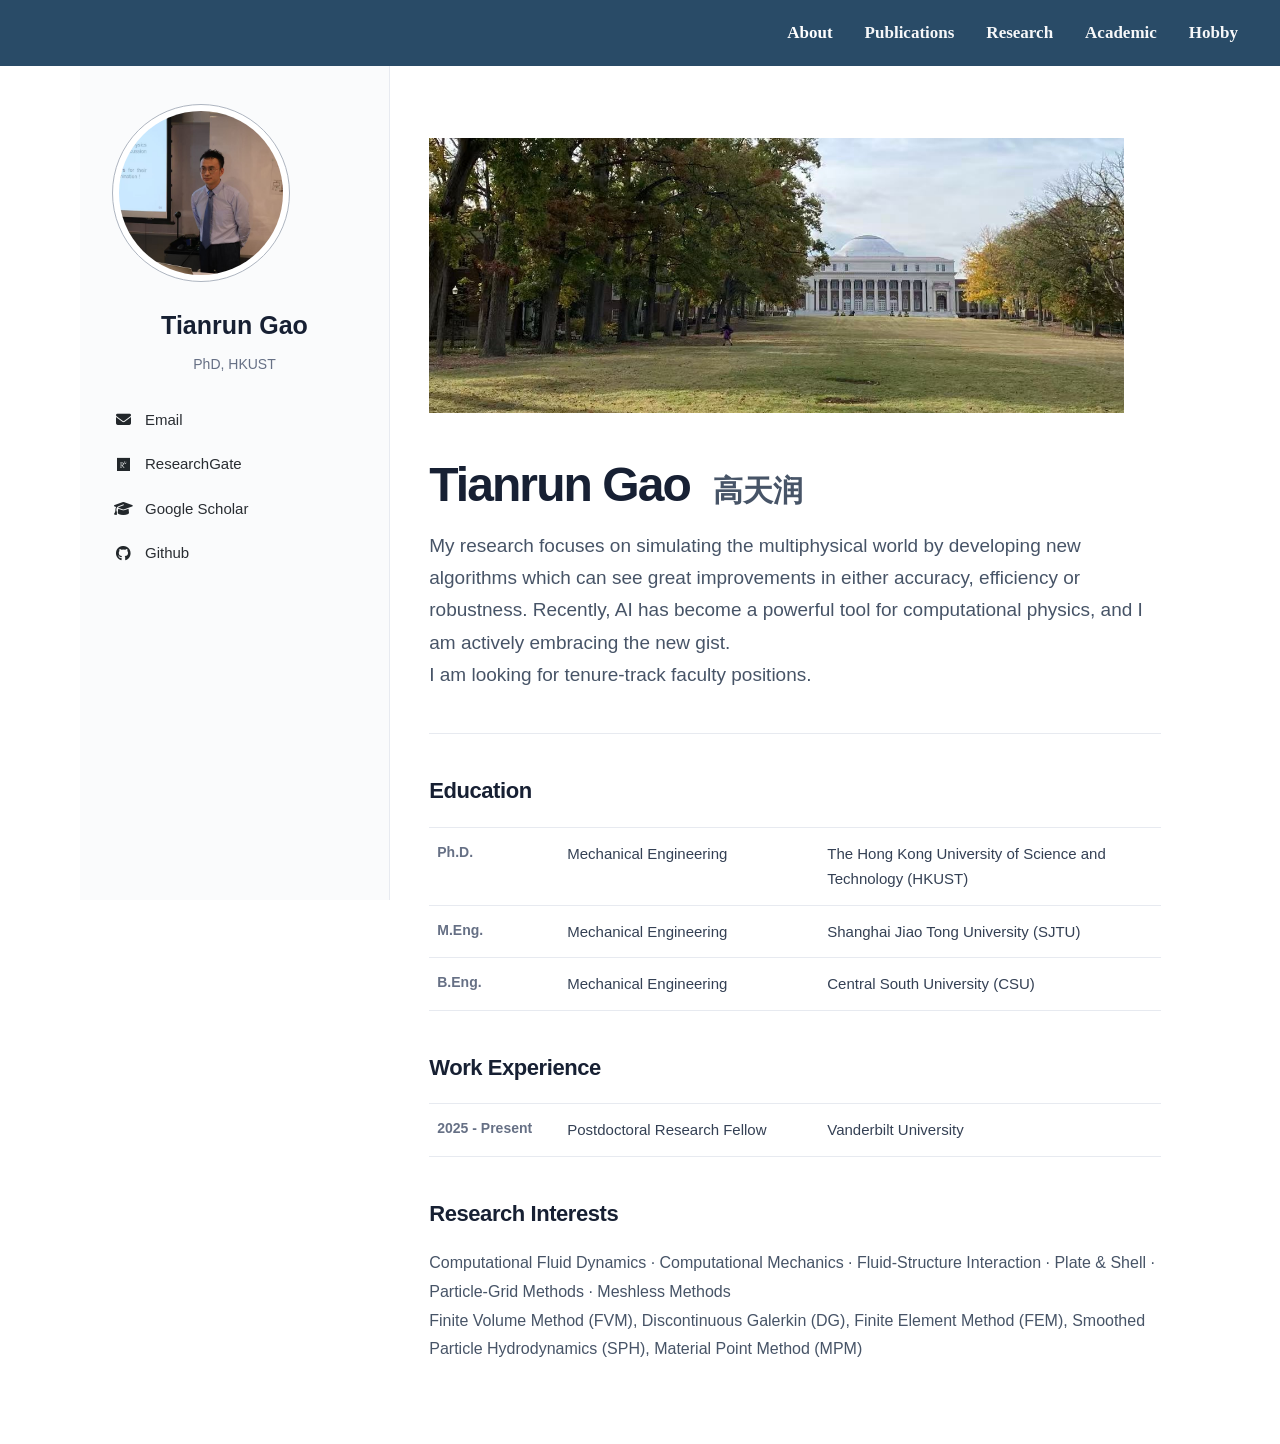
<file: index.html>
<!doctype html><html lang="en">

<!doctype html>
<html lang="en">
<head>

  <!-- Google Analytics 4 -->
  <script async src="https://www.googletagmanager.com/gtag/js?id=G-XXXXXXXXXX"></script>
  <script>
    window.dataLayer = window.dataLayer || [];
    function gtag(){dataLayer.push(arguments);}
    gtag('js', new Date());
    gtag('config', 'G-EF0P4LNF2N');
  </script>
  <!-- End Google Analytics -->

  <meta charset="utf-8">
  <meta name="viewport" content="width=device-width,initial-scale=1">
  <meta name="description" content="Tianrun Gao — Postdoctoral Research Fellow at Vanderbilt University">
  <title>Tianrun Gao | Numerical Methods</title>

  <meta
    name="description"
    content="Tianrun Gao (高天润) is a Postdoctoral Research Fellow at Vanderbilt University working on computational mechanics, CFD, MPM, SPH, fluid-structure interaction, and particle-grid methods."
  >
  <meta name="author" content="Tianrun Gao">

  <link
  rel="stylesheet"
  href="https://cdnjs.cloudflare.com/ajax/libs/font-awesome/6.5.2/css/all.min.css"
  >
  <link rel="stylesheet" href="style.css">
  </head>
<body class="sidebar-site">
<header class="topbar">
  <nav class="topbar-nav" aria-label="Top navigation">
    <a class="active" href="index.html">About</a>
    <a href="publications.html">Publications</a>
    <a href="research.html">Research</a>
    <a href="academic.html">Academic</a>
    <a href="hobby.html">Hobby</a>
  </nav>
</header>
<aside class="sidebar">
  <div class="sidebar-inner">
    <img class="sidebar-profile" src="assets/avatar.jpg" alt="Portrait of Tianrun Gao">
    <h1>Tianrun Gao</h1>
    <p class="sidebar-role">PhD, HKUST</p>

    <div class="sidebar-links">
      <a href="mailto:gaotr3306@gmail.com">
        <i class="fa-solid fa-envelope" aria-hidden="true"></i>
        <span>Email</span>
      </a>
      <a href="https://www.researchgate.net/profile/Tianrun-Gao"
        target="_blank"
        rel="noopener">
        <i class="fa-brands fa-researchgate" aria-hidden="true"></i>
        <span>ResearchGate</span>
      </a>
      <a href="https://scholar.google.com/citations?user=omrwYlQAAAAJ&hl=en"
        target="_blank"
        rel="noopener">
        <i class="fa-solid fa-graduation-cap" aria-hidden="true"></i>
        <span>Google Scholar</span>
      </a>
      <a href="https://github.com/gaotr3306"
        target="_blank"
        rel="noopener">
        <i class="fa-brands fa-github" aria-hidden="true"></i>
        <span>Github</span>
      </a>
    </div>
  </div>

</aside>
<main class="home-main">
  <section class="home-intro">
      <div class="home-banner"></div>
    <!-- <p class="kicker">Postdoctoral Research Fellow · Vanderbilt University</p> -->
    <h2>Tianrun Gao <span>高天润</span></h2>
    <p class="short-bio">
      My research focuses on simulating the multiphysical world by developing new algorithms which can see great improvements in either accuracy, efficiency or robustness. 
      Recently, AI has become a powerful tool for computational physics, and I am actively embracing the new gist. 
      <br>
      I am looking for tenure-track faculty positions. 
    </p>
  </section>
  <section class="home-section">
    <h3>Education</h3>
    <div class="education-table">
      <div class="edu-row"><div class="edu-year">Ph.D.</div><div class="edu-degree">Mechanical Engineering</div><div class="edu-school">The Hong Kong University of Science and Technology (HKUST)</div></div>
      <div class="edu-row"><div class="edu-year">M.Eng.</div><div class="edu-degree">Mechanical Engineering</div><div class="edu-school">Shanghai Jiao Tong University (SJTU)</div></div>
      <div class="edu-row"><div class="edu-year">B.Eng.</div><div class="edu-degree">Mechanical Engineering</div><div class="edu-school">Central South University (CSU)</div></div>
    </div>
  </section>
  <section class="home-section">
    <h3>Work Experience</h3>
    <div class="education-table">
      <div class="edu-row"><div class="edu-year">2025 - Present</div><div class="edu-degree">Postdoctoral Research Fellow</div><div class="edu-school">Vanderbilt University</div></div>
    </div>
  </section>

  <section class="home-section">
    <h3>Research Interests</h3>
    <p class="research-brief">Computational Fluid Dynamics · Computational Mechanics · Fluid-Structure Interaction · 
      Plate & Shell · Particle-Grid Methods · Meshless Methods
         <br>
      Finite Volume Method (FVM), Discontinuous Galerkin (DG), Finite Element Method (FEM),
      Smoothed Particle Hydrodynamics (SPH), Material Point Method (MPM) </p>
  </section>
</main>
</body></html>
</file>
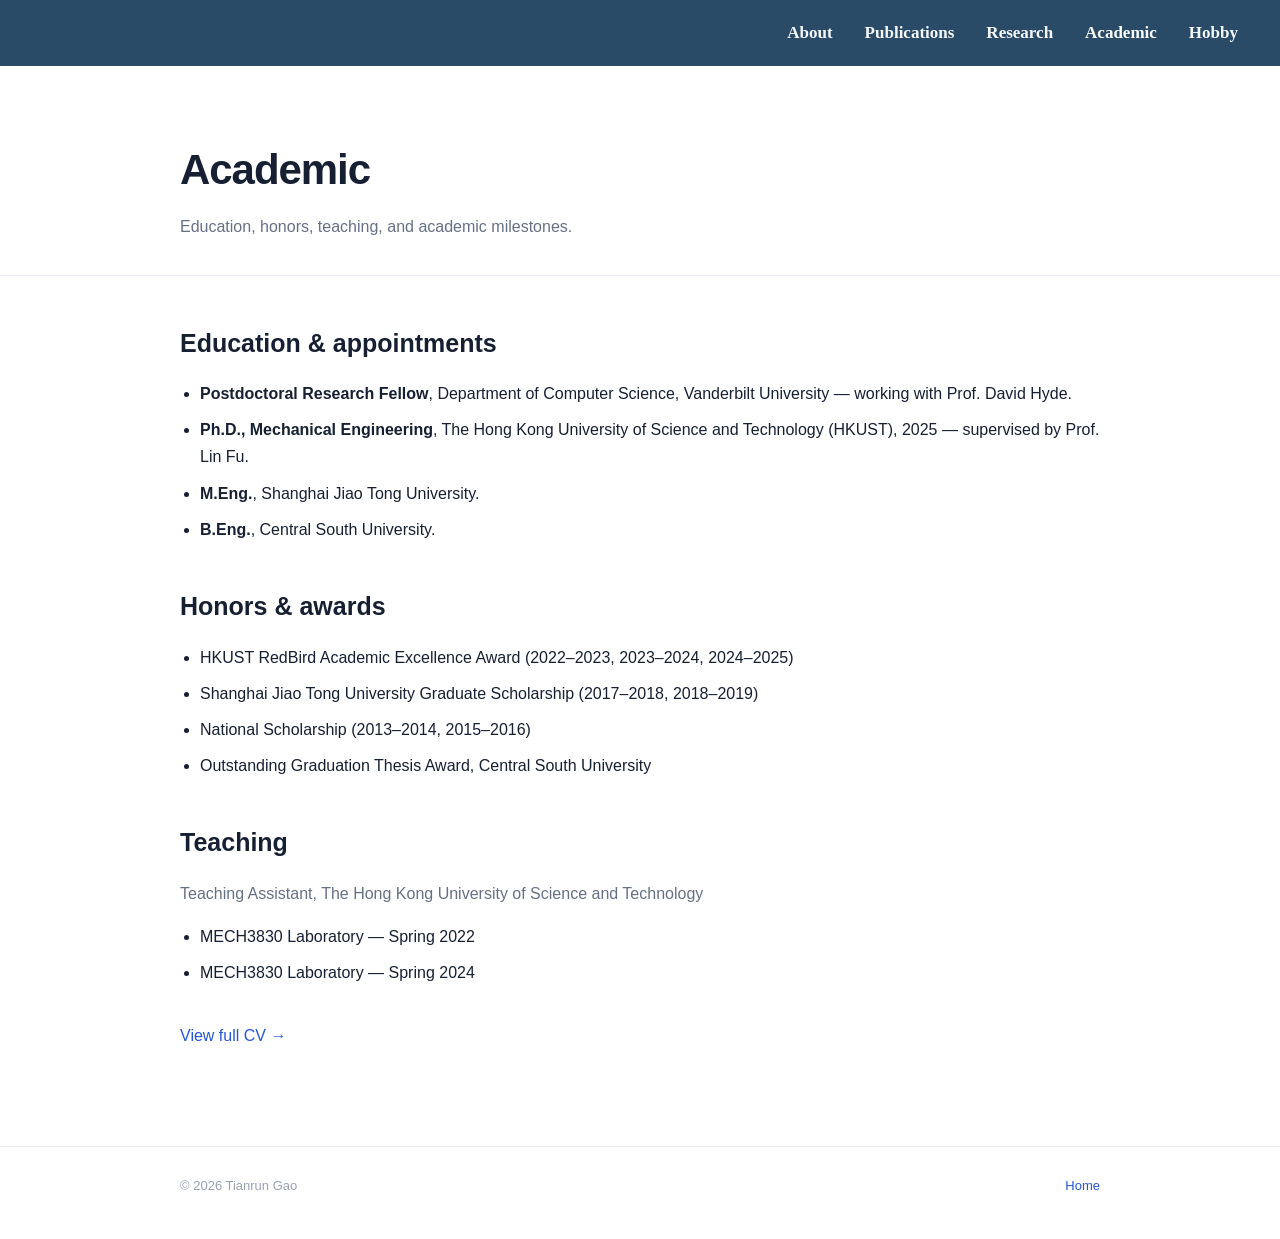
<file: academic.html>
<!doctype html><html lang="en"><head><meta charset="utf-8"><meta name="viewport" content="width=device-width,initial-scale=1"><title>Academic | Tianrun Gao</title><link rel="stylesheet" href="style.css">
</head><body class="standard-page">
    <div class="topbar"><nav class="topbar-nav">
        <a href="index.html">About</a>
        <a href="publications.html">Publications</a>
        <a href="research.html">Research</a>
        <a class="active" href="academic.html">Academic</a>
        <a href="hobby.html">Hobby</a>
    </nav>
</div>
<main><section class="page-head">
    <div class="wrap"><h1>Academic</h1><p>Education, honors, teaching, and academic milestones.</p></div></section><div class="wrap content"><h2>Education & appointments</h2><ul class="list-clean"><li><strong>Postdoctoral Research Fellow</strong>, Department of Computer Science, Vanderbilt University — working with Prof. David Hyde.</li><li><strong>Ph.D., Mechanical Engineering</strong>, The Hong Kong University of Science and Technology (HKUST), 2025 — supervised by Prof. Lin Fu.</li><li><strong>M.Eng.</strong>, Shanghai Jiao Tong University.</li><li><strong>B.Eng.</strong>, Central South University.</li></ul><h2>Honors & awards</h2><ul class="list-clean"><li>HKUST RedBird Academic Excellence Award (2022–2023, 2023–2024, 2024–2025)</li><li>Shanghai Jiao Tong University Graduate Scholarship (2017–2018, 2018–2019)</li><li>National Scholarship (2013–2014, 2015–2016)</li><li>Outstanding Graduation Thesis Award, Central South University</li></ul><h2>Teaching</h2><p class="muted">Teaching Assistant, The Hong Kong University of Science and Technology</p><ul class="list-clean"><li>MECH3830 Laboratory — Spring 2022</li><li>MECH3830 Laboratory — Spring 2024</li></ul><p style="margin-top:36px"><a href="cv/CV_Tianrun_Gao.pdf" target="_blank">View full CV →</a></p></div></main><footer class="site-footer"><div class="wrap footer-inner"><span>© 2026 Tianrun Gao</span><span><a href="index.html">Home</a></span></div></footer></body></html>
</file>
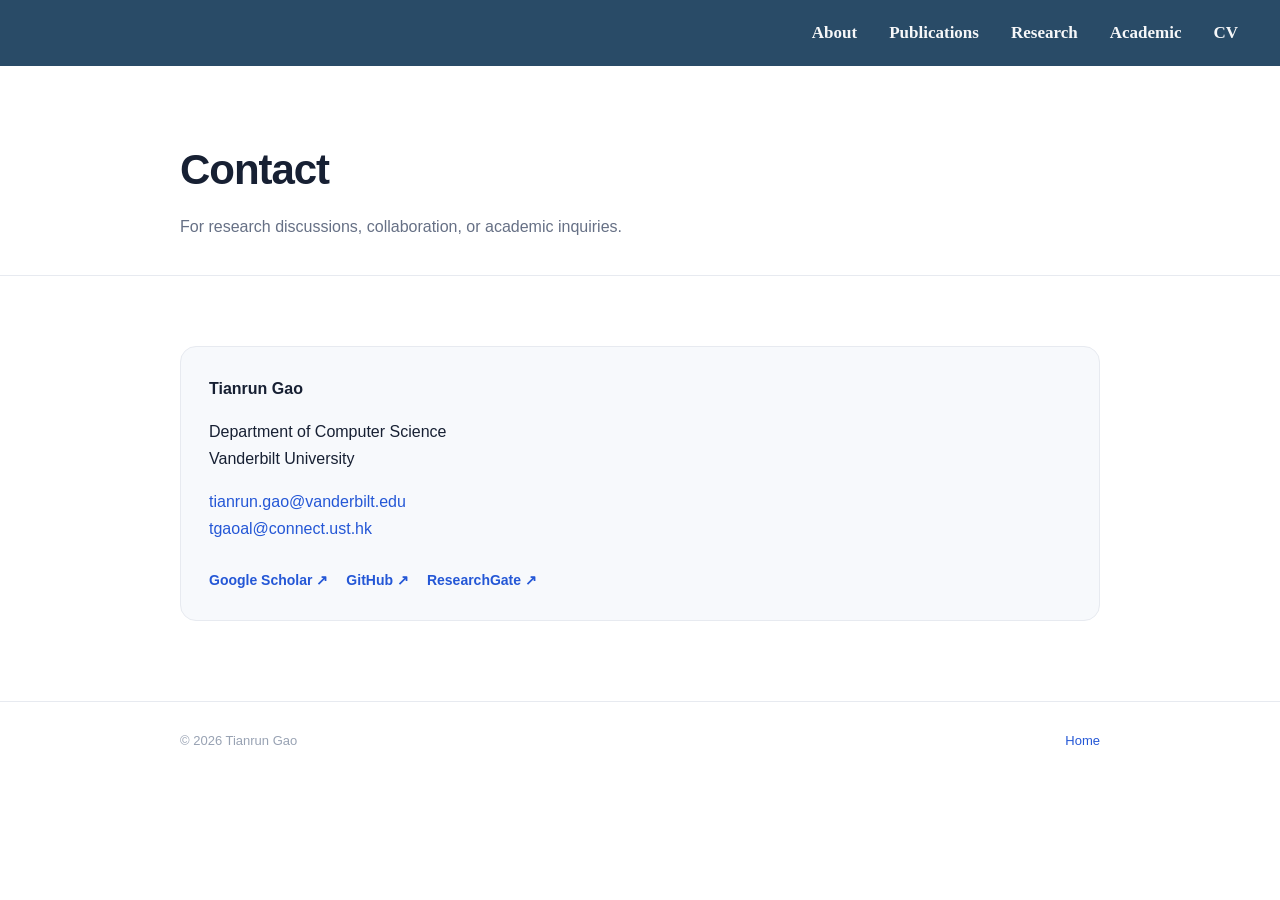
<file: contact.html>
<!doctype html><html lang="en"><head><meta charset="utf-8"><meta name="viewport" content="width=device-width,initial-scale=1"><title>Contact | Tianrun Gao</title><link rel="stylesheet" href="style.css"></head><body class="standard-page"><div class="topbar"><nav class="topbar-nav"><a href="index.html">About</a><a href="publications.html">Publications</a><a href="research.html">Research</a><a href="academic.html">Academic</a><a href="cv/CV_Tianrun_Gao.pdf" target="_blank">CV</a></nav></div><main><section class="page-head"><div class="wrap"><h1>Contact</h1><p>For research discussions, collaboration, or academic inquiries.</p></div></section><div class="wrap content"><div class="contact-card"><strong>Tianrun Gao</strong><p>Department of Computer Science<br>Vanderbilt University</p><p><a href="mailto:tianrun.gao@vanderbilt.edu">tianrun.gao@vanderbilt.edu</a><br><a href="mailto:tgaoal@connect.ust.hk">tgaoal@connect.ust.hk</a></p><div class="link-row"><a href="https://scholar.google.com/citations?user=omrwYlQAAAAJ" target="_blank" rel="noopener">Google Scholar ↗</a><a href="https://github.com/gaotr3306" target="_blank" rel="noopener">GitHub ↗</a><a href="https://www.researchgate.net/profile/Tianrun-Gao" target="_blank" rel="noopener">ResearchGate ↗</a></div></div></div></main><footer class="site-footer"><div class="wrap footer-inner"><span>© 2026 Tianrun Gao</span><span><a href="index.html">Home</a></span></div></footer></body></html>
</file>
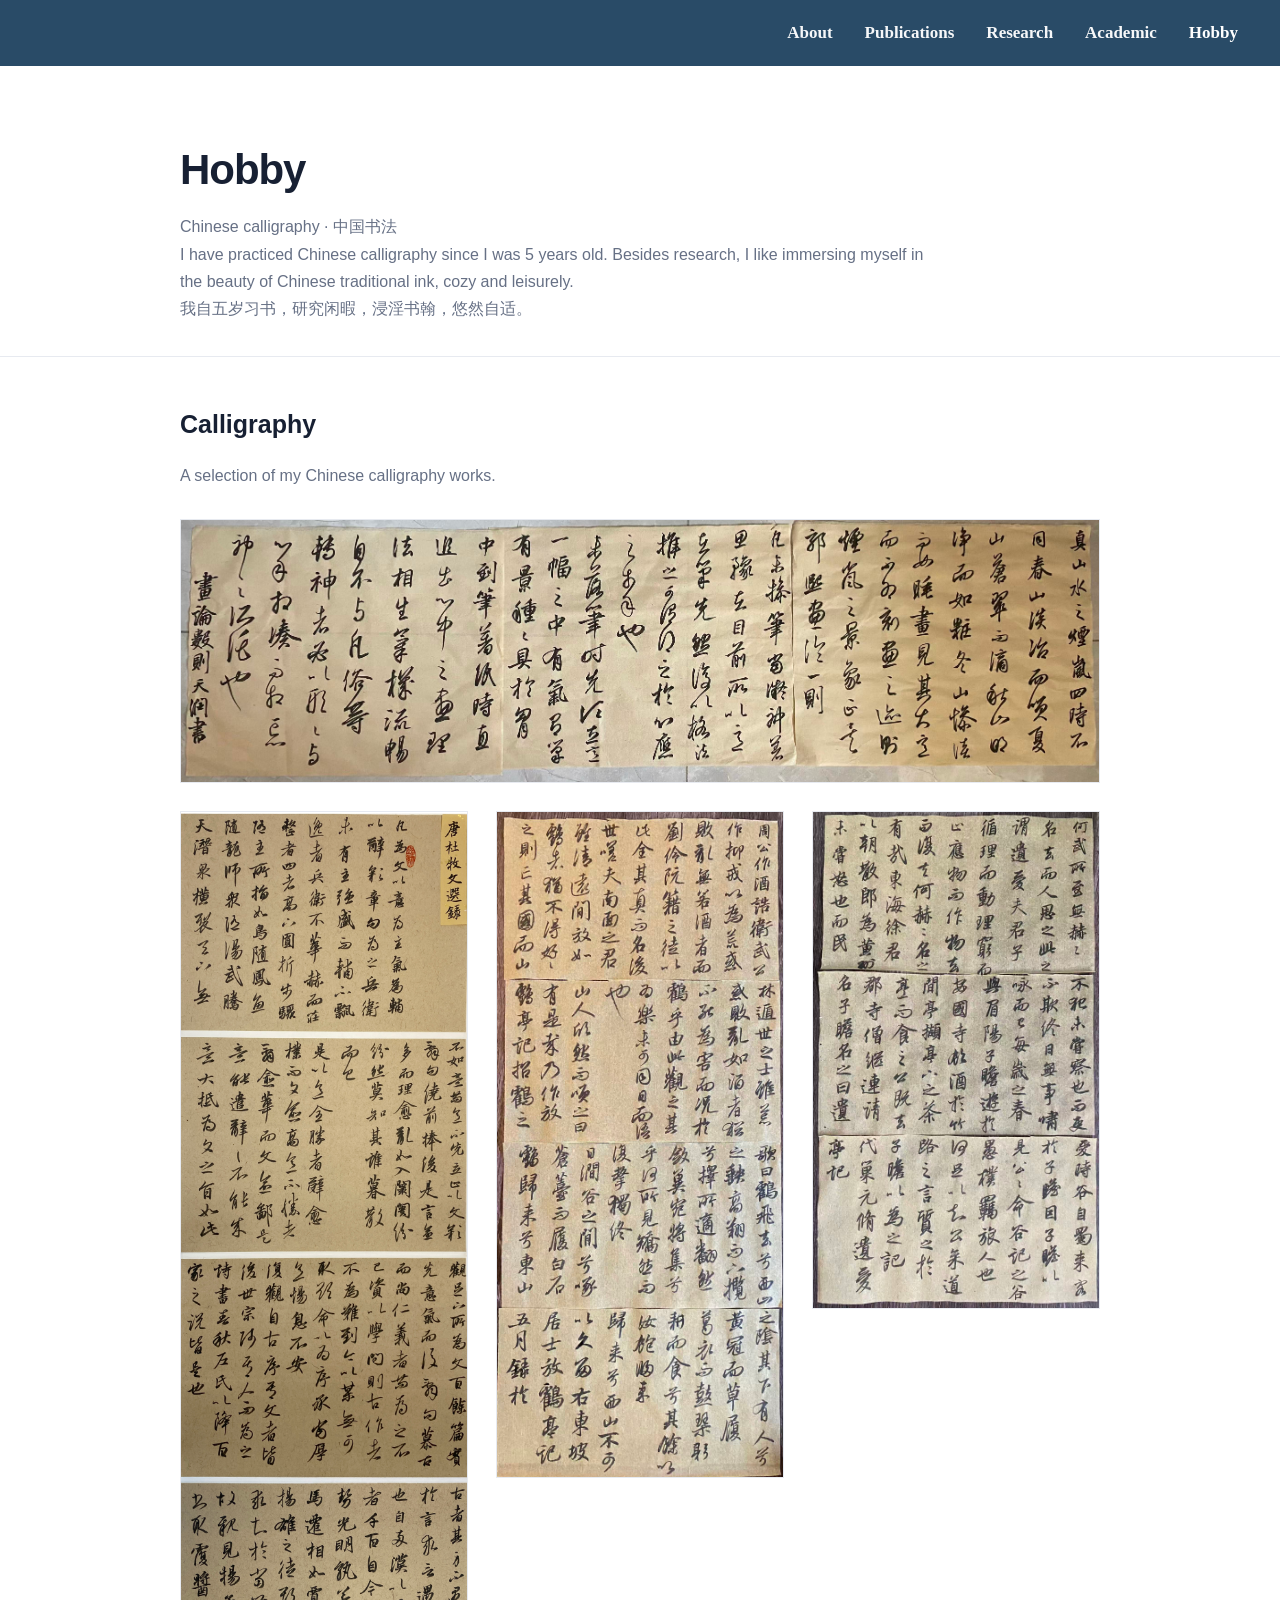
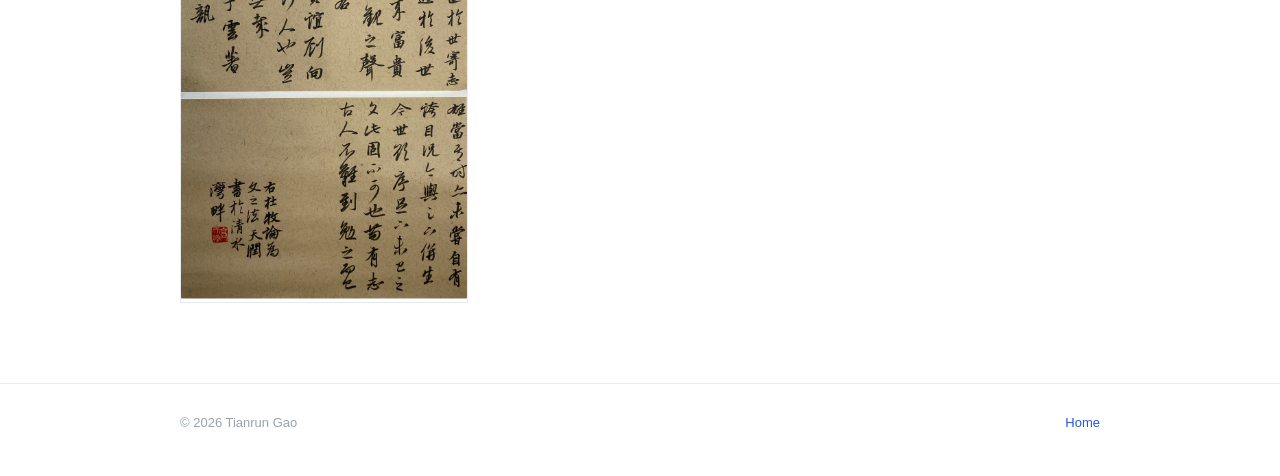
<file: hobby.html>
<!doctype html>

<html lang="en">

<head>

  <meta charset="utf-8">

  <meta
    name="viewport"
    content="width=device-width, initial-scale=1"
  >

  <title>Hobby | Tianrun Gao</title>

  <link
    rel="stylesheet"
    href="style.css"
  >

</head>


<body class="standard-page">


<!-- =========================================================
     Top Navigation
     ========================================================= -->

<div class="topbar">

  <nav class="topbar-nav">

    <a href="index.html">
      About
    </a>

    <a href="publications.html">
      Publications
    </a>

    <a href="research.html">
      Research
    </a>

    <a href="academic.html">
      Academic
    </a>

    <a
      class="active"
      href="hobby.html"
    >
      Hobby
    </a>

  </nav>

</div>



<main>


<!-- =========================================================
     Page Header
     ========================================================= -->

<section class="page-head">

  <div class="wrap">

    <h1>
      Hobby
    </h1>

    <p>
      Chinese calligraphy · 中国书法
      <br>
      I have practiced Chinese calligraphy since I was 5 years old. Besides research, I like immersing myself in the beauty of Chinese traditional ink, cozy and leisurely.
      <br>
      我自五岁习书，研究闲暇，浸淫书翰，悠然自适。
    </p>

  </div>

</section>



<!-- =========================================================
     Calligraphy Gallery
     ========================================================= -->

<div class="wrap content">

  <section class="calligraphy-section">

    <h2>
      Calligraphy
    </h2>

    <p class="muted">
      A selection of my Chinese calligraphy works.
    </p>

<div class="calligraphy-gallery">

  <figure class="featured-calligraphy">
    <img
      src="assets/callig/1.jpg"
      alt="Chinese calligraphy by Tianrun Gao"
    >
    <!-- <figcaption>Calligraphy · 书法</figcaption> -->
  </figure>

  <figure>
    <img
      src="assets/callig/2.jpg"
      alt="Chinese calligraphy by Tianrun Gao"
    >
    <!-- <figcaption>Calligraphy · 书法</figcaption> -->
  </figure>

  <figure>
    <img
      src="assets/callig/3.jpg"
      alt="Chinese calligraphy by Tianrun Gao"
    >
    <!-- <figcaption>Calligraphy · 书法</figcaption> -->
  </figure>

  <figure>
    <img
      src="assets/callig/4.jpg"
      alt="Chinese calligraphy by Tianrun Gao"
    >
    <!-- <figcaption>Calligraphy · 书法</figcaption> -->
  </figure>

</div>

  </section>

</div>


</main>



<footer class="site-footer">

  <div class="wrap footer-inner">

    <span>
      © 2026 Tianrun Gao
    </span>

    <span>
      <a href="index.html">Home</a>
    </span>

  </div>

</footer>


</body>

</html>
</file>
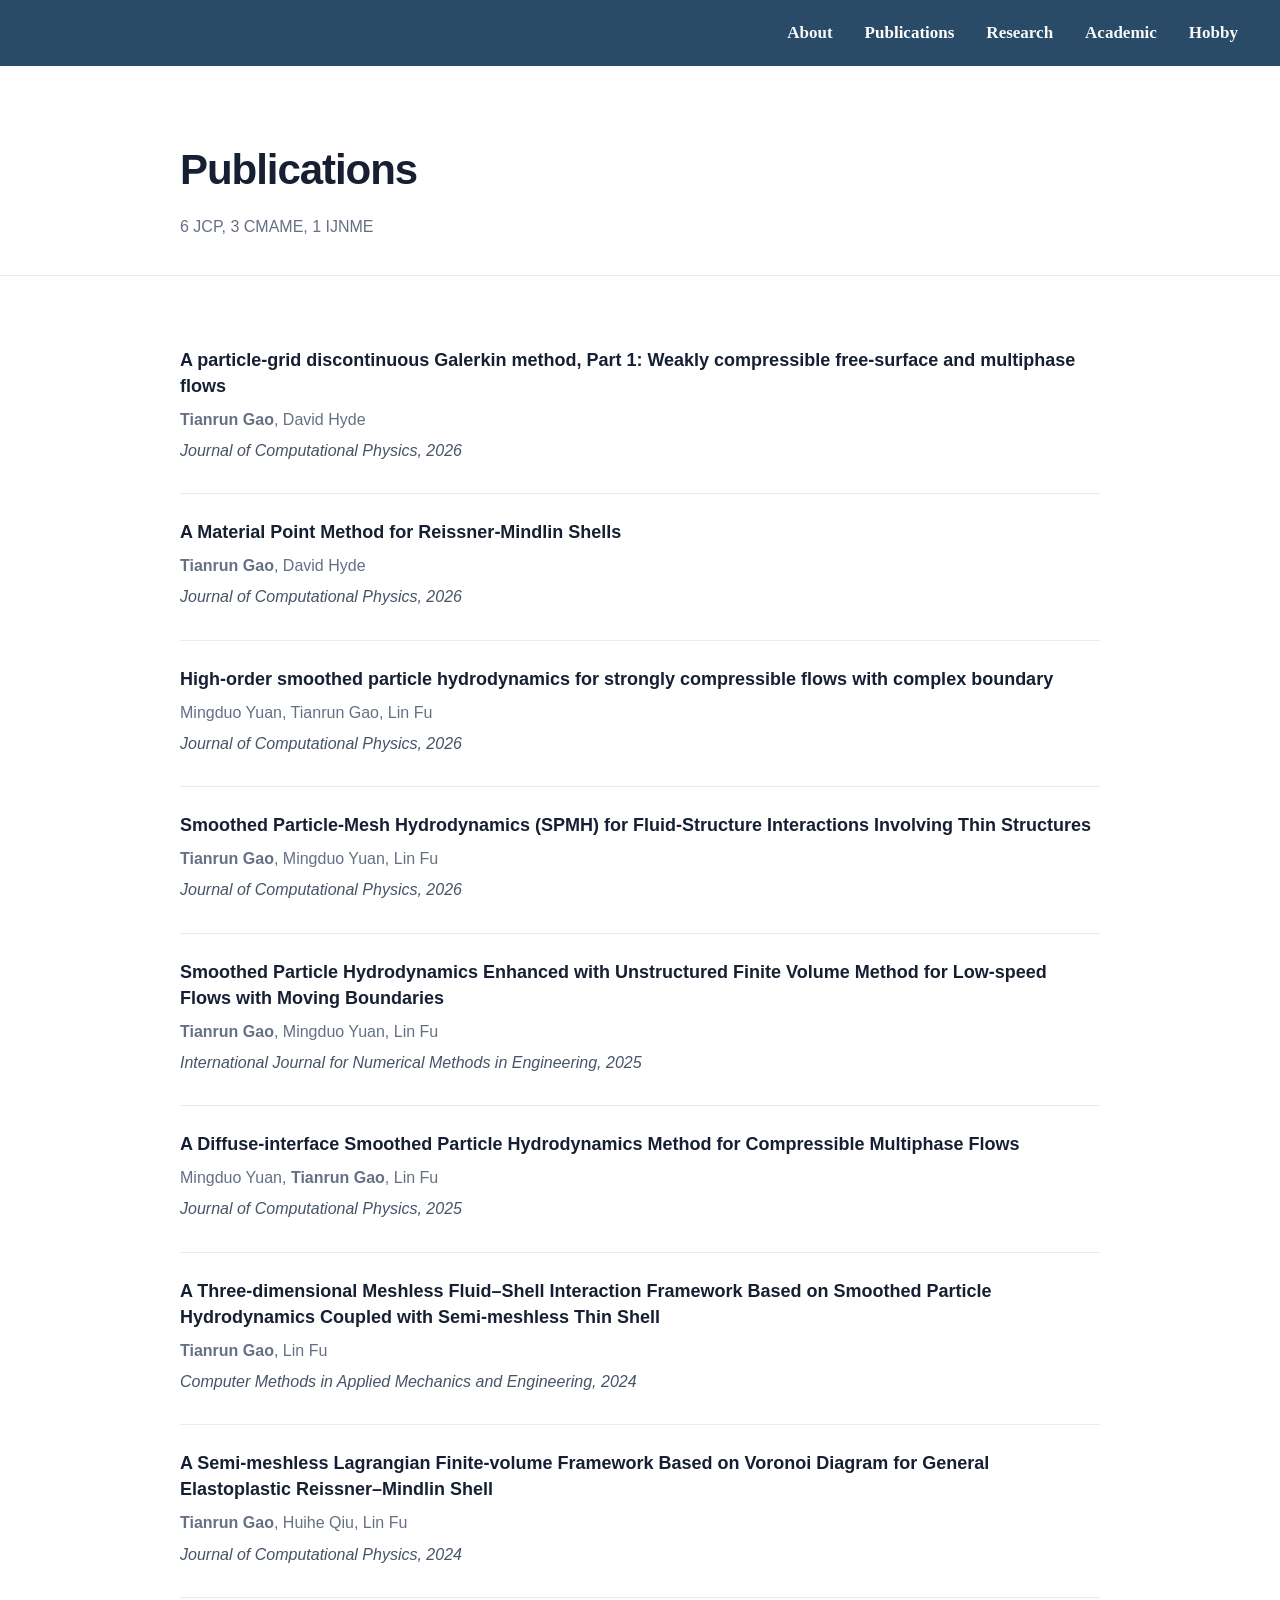
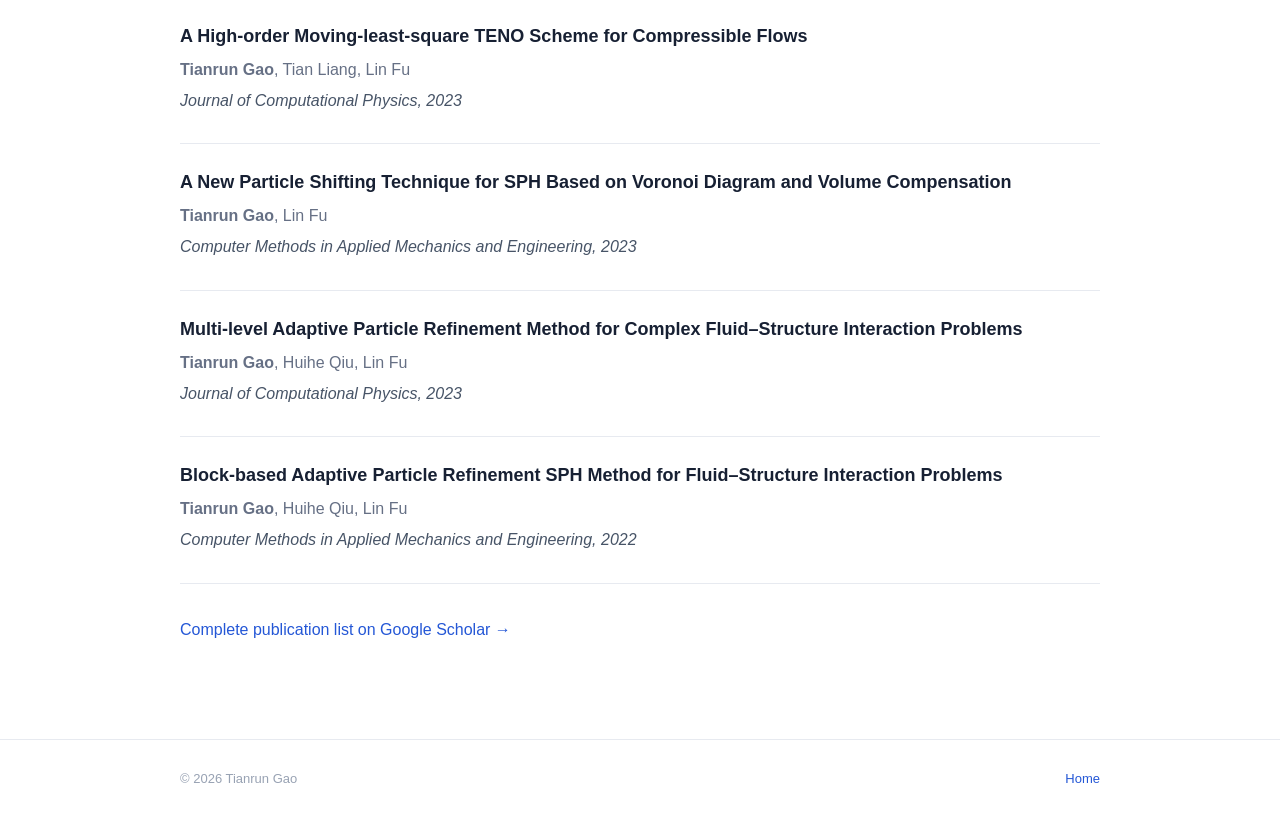
<file: publications.html>
<!doctype html><html lang="en"><head><meta charset="utf-8"><meta name="viewport" content="width=device-width,initial-scale=1"><title>Publications | Tianrun Gao</title><link rel="stylesheet" href="style.css">
</head><body class="standard-page">
    <div class="topbar"><nav class="topbar-nav">
        <a href="index.html">About</a>
        <a class="active" href="publications.html">Publications</a>
        <a href="research.html">Research</a>
        <a href="academic.html">Academic</a>
        <a href="hobby.html">Hobby</a>
    </nav></div><main><section class="page-head">
        <div class="wrap"><h1>

    Publications</h1>
    <p>6 JCP, 3 CMAME, 1 IJNME </p>
    </div></section>
    <div class="wrap content">
<div class="pub"><h3>A particle-grid discontinuous Galerkin method, Part 1: Weakly compressible free-surface and multiphase flows
    </h3><p><strong>Tianrun Gao</strong>, David Hyde</p><p class="venue">Journal of Computational Physics, 2026</p></div>
<div class="pub"><h3>A Material Point Method for Reissner-Mindlin Shells
    </h3><p><strong>Tianrun Gao</strong>, David Hyde</p><p class="venue">Journal of Computational Physics, 2026</p></div>

<div class="pub"><h3>High-order smoothed particle hydrodynamics for strongly compressible flows with complex boundary
    </h3><p>Mingduo Yuan, Tianrun Gao, Lin Fu</p><p class="venue">Journal of Computational Physics, 2026</p></div>

<div class="pub"><h3>Smoothed Particle-Mesh Hydrodynamics (SPMH) for Fluid-Structure Interactions Involving Thin Structures</h3><p><strong>Tianrun Gao</strong>, Mingduo Yuan, Lin Fu</p><p class="venue">Journal of Computational Physics, 2026</p></div>
<div class="pub"><h3>Smoothed Particle Hydrodynamics Enhanced with Unstructured Finite Volume Method for Low-speed Flows with Moving Boundaries</h3><p><strong>Tianrun Gao</strong>, Mingduo Yuan, Lin Fu</p><p class="venue">International Journal for Numerical Methods in Engineering, 2025</p></div>
<div class="pub"><h3>A Diffuse-interface Smoothed Particle Hydrodynamics Method for Compressible Multiphase Flows</h3><p>Mingduo Yuan, <strong>Tianrun Gao</strong>, Lin Fu</p><p class="venue">Journal of Computational Physics, 2025</p></div>
<div class="pub"><h3>A Three-dimensional Meshless Fluid–Shell Interaction Framework Based on Smoothed Particle Hydrodynamics Coupled with Semi-meshless Thin Shell</h3><p><strong>Tianrun Gao</strong>, Lin Fu</p><p class="venue">Computer Methods in Applied Mechanics and Engineering, 2024</p></div>
<div class="pub"><h3>A Semi-meshless Lagrangian Finite-volume Framework Based on Voronoi Diagram for General Elastoplastic Reissner–Mindlin Shell</h3><p><strong>Tianrun Gao</strong>, Huihe Qiu, Lin Fu</p><p class="venue">Journal of Computational Physics, 2024</p></div>
<div class="pub"><h3>A High-order Moving-least-square TENO Scheme for Compressible Flows</h3><p><strong>Tianrun Gao</strong>, Tian Liang, Lin Fu</p><p class="venue">Journal of Computational Physics, 2023</p></div>
<div class="pub"><h3>A New Particle Shifting Technique for SPH Based on Voronoi Diagram and Volume Compensation</h3><p><strong>Tianrun Gao</strong>, Lin Fu</p><p class="venue">Computer Methods in Applied Mechanics and Engineering, 2023</p></div>
<div class="pub"><h3>Multi-level Adaptive Particle Refinement Method for Complex Fluid–Structure Interaction Problems</h3><p><strong>Tianrun Gao</strong>, Huihe Qiu, Lin Fu</p><p class="venue">Journal of Computational Physics, 2023</p></div>
<div class="pub"><h3>Block-based Adaptive Particle Refinement SPH Method for Fluid–Structure Interaction Problems</h3><p><strong>Tianrun Gao</strong>, Huihe Qiu, Lin Fu</p><p class="venue">Computer Methods in Applied Mechanics and Engineering, 2022</p></div>
<p style="margin-top:32px"><a href="https://scholar.google.com/citations?user=omrwYlQAAAAJ" target="_blank" rel="noopener">Complete publication list on Google Scholar →</a></p></div></main><footer class="site-footer"><div class="wrap footer-inner"><span>© 2026 Tianrun Gao</span><span><a href="index.html">Home</a></span></div></footer></body></html>
</file>
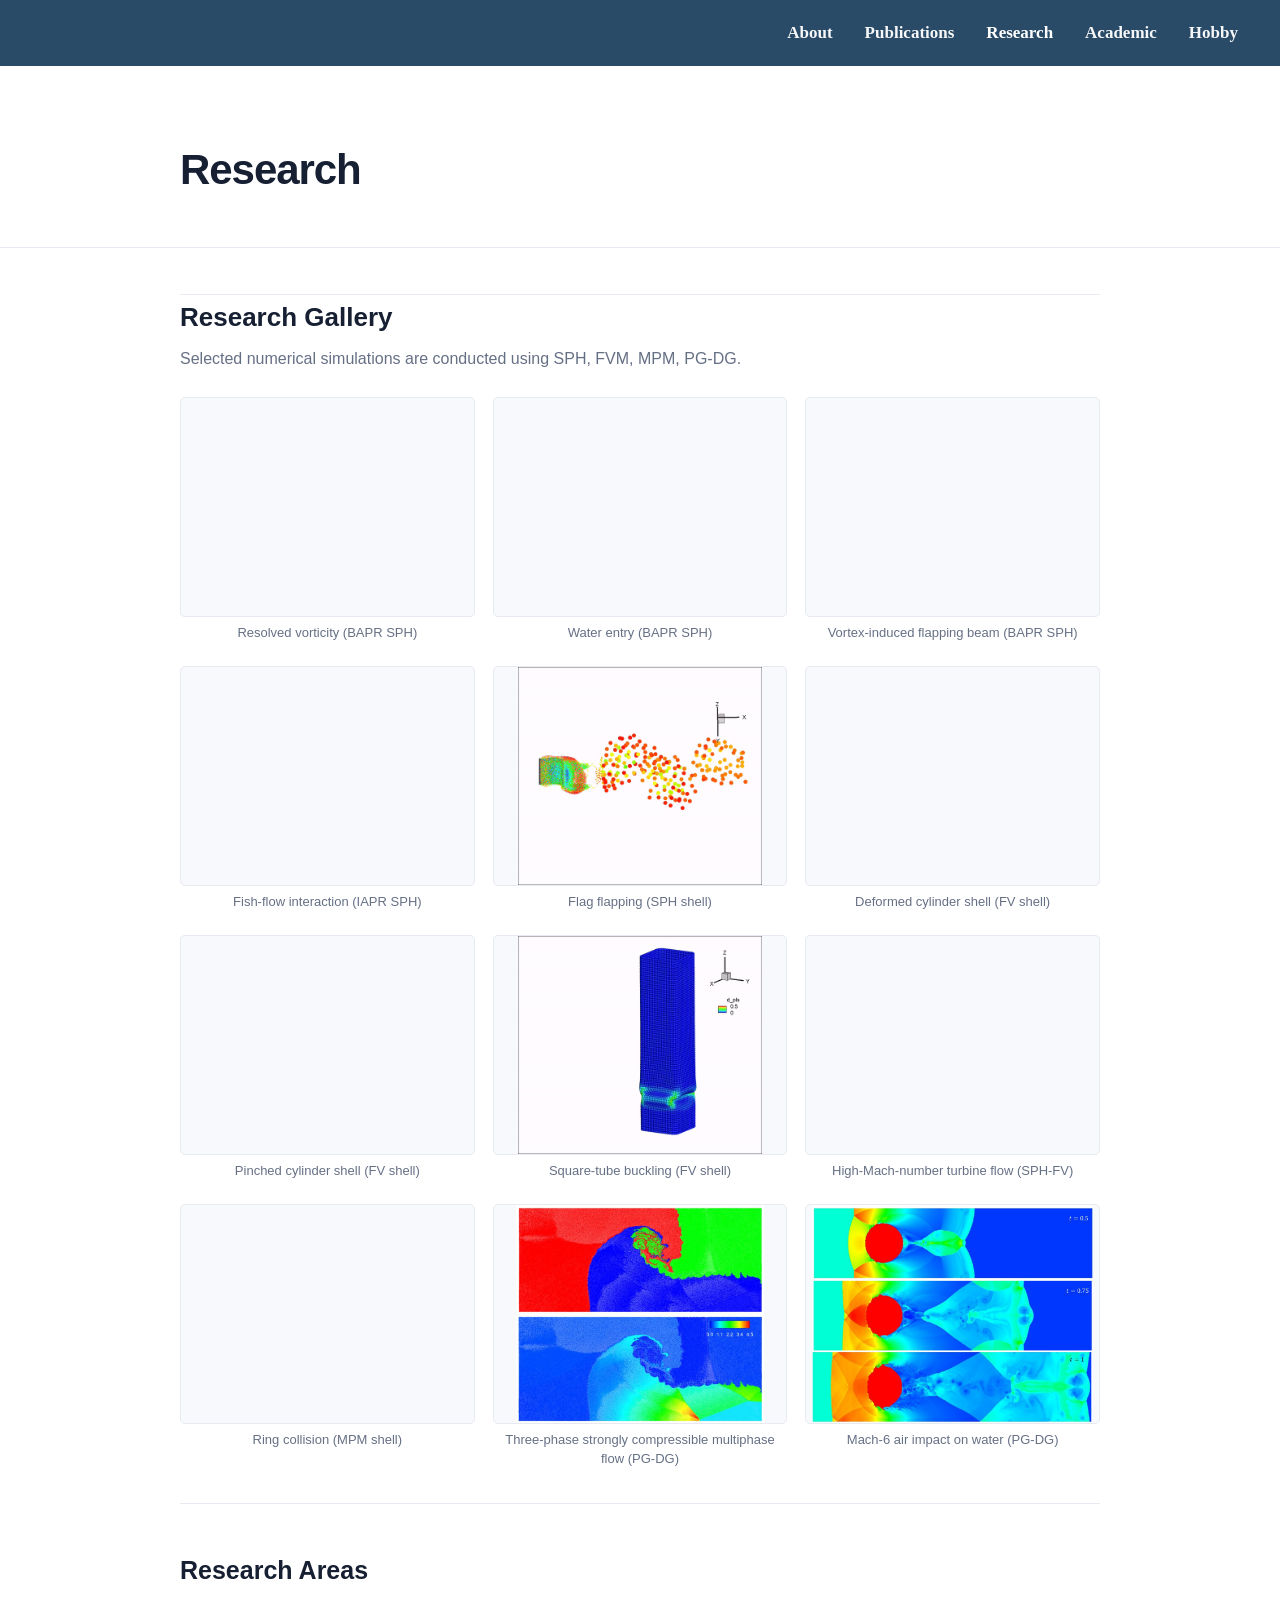
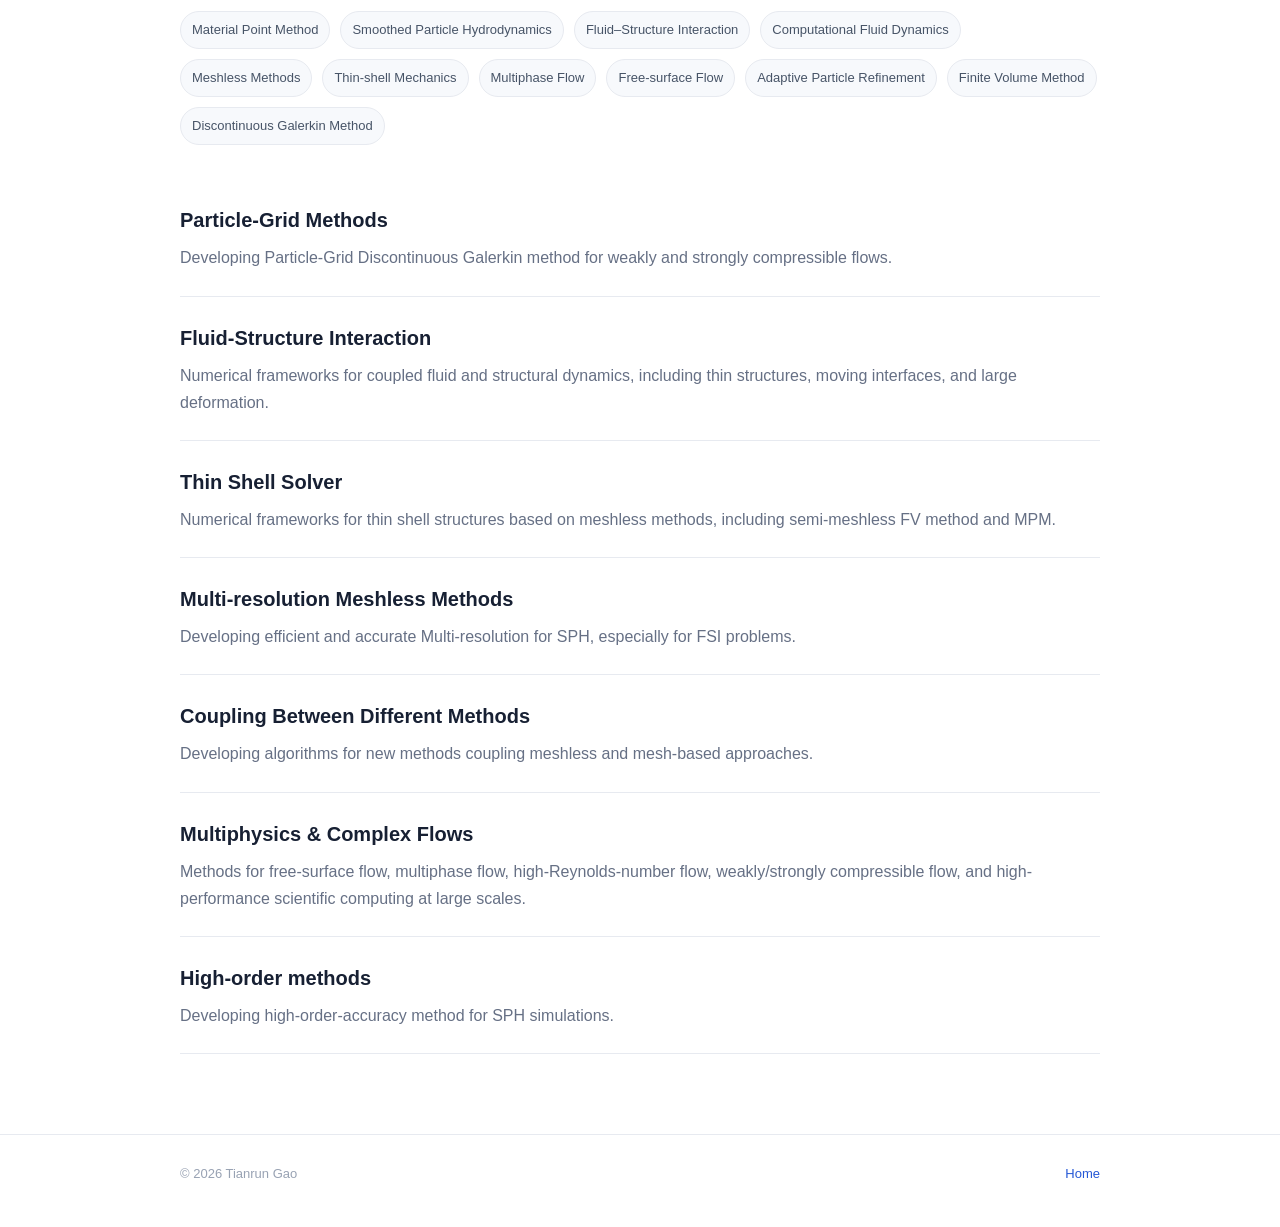
<file: research.html>
<!doctype html>
<html lang="en">

<head>
  <meta charset="utf-8">
  <meta name="viewport" content="width=device-width,initial-scale=1">
  <title>Research | Tianrun Gao</title>
  <link rel="stylesheet" href="style.css">

  <style>
    /* Research gallery */
    .research-gallery {
      margin-top: 0;
      padding-top: 0;
      padding-bottom: 35px;
      border-bottom: 1px solid var(--line);
    }

    .research-gallery h2 {
      margin: 0 0 5px;
      font-size: 26px;
    }

    .gallery-intro {
      margin: 0 0 25px;
      color: var(--muted);
    }

    .research-media {
      display: grid;
      grid-template-columns: repeat(3, minmax(0, 1fr));
      gap: 24px 18px;
    }

    .research-media figure {
      margin: 0;
    }

    .research-media video,
    .research-media img {
      display: block;
      width: 100%;
      aspect-ratio: 16 / 9;
      object-fit: contain;
      border: 1px solid var(--line);
      border-radius: 5px;
      background: #f7f9fc;
    }

    .research-media figcaption {
      margin-top: 7px;
      color: var(--muted);
      font-size: 13px;
      line-height: 1.4;
      text-align: center;
    }

    .research-areas {
      margin-top: 45px;
    }

    @media (max-width: 850px) {
      .research-media {
        grid-template-columns: repeat(2, minmax(0, 1fr));
      }
    }

    @media (max-width: 550px) {
      .research-media {
        grid-template-columns: 1fr;
      }
    }
  </style>
</head>

<body class="standard-page">

  <!-- Top Navigation -->

  <div class="topbar">
    <nav class="topbar-nav">
      <a href="index.html">About</a>
      <a href="publications.html">Publications</a>
      <a class="active" href="research.html">Research</a>
      <a href="academic.html">Academic</a>
      <a href="hobby.html">Hobby</a>
    </nav>
  </div>

  <main>

    <!-- Page Header -->

    <section class="page-head">
      <div class="wrap">
        <h1>Research</h1>
      </div>
    </section>

    <div class="wrap content">

      <!-- ========================================
           Research Gallery - FIRST SECTION
           ======================================== -->

      <section class="research-gallery">

        <h2>Research Gallery</h2>

        <p class="gallery-intro">
          Selected numerical simulations are conducted using SPH, FVM, MPM, PG-DG.
        </p>

        <div class="research-media">

          <figure>
            <video autoplay loop muted playsinline preload="metadata">
              <source src="assets/research/ellip_bapr.mp4" type="video/mp4">
            </video>
            <figcaption>Resolved vorticity (BAPR SPH)</figcaption>
          </figure>

          <figure>
            <video autoplay loop muted playsinline preload="metadata">
              <source src="assets/research/entry_cylin_bapr.mp4" type="video/mp4">
            </video>
            <figcaption>Water entry (BAPR SPH)</figcaption>
          </figure>

          <figure>
            <video autoplay loop muted playsinline preload="metadata">
              <source src="assets/research/fsi_cylin_bapr.mp4" type="video/mp4">
            </video>
            <figcaption>Vortex-induced flapping beam (BAPR SPH)</figcaption>
          </figure>

          <figure>
            <video autoplay loop muted playsinline preload="metadata">
              <source src="assets/research/Fish.mp4" type="video/mp4">
            </video>
            <figcaption>Fish-flow interaction (IAPR SPH)</figcaption>
          </figure>

          <figure>
            <img
              src="assets/research/fsi_shell.gif"
              alt="Fluid-shell interaction"
              loading="lazy"
            >
            <figcaption>Flag flapping (SPH shell)</figcaption>
          </figure>

          <figure>
            <video autoplay loop muted playsinline preload="metadata">
              <source src="assets/research/pinch_cylin.mp4" type="video/mp4">
            </video>
            <figcaption>Deformed cylinder shell (FV shell)</figcaption>
          </figure>

          <figure>
            <video autoplay loop muted playsinline preload="metadata">
              <source src="assets/research/pinch_cylin_elasp.mp4" type="video/mp4">
            </video>
            <figcaption>Pinched cylinder shell (FV shell)</figcaption>
          </figure>

          <figure>
            <img
              src="assets/research/square_tube.gif"
              alt="Square-tube simulation"
              loading="lazy"
            >
            <figcaption>Square-tube buckling (FV shell)</figcaption>
          </figure>

          <figure>
            <video autoplay loop muted playsinline preload="metadata">
              <source src="assets/research/turbine.mp4" type="video/mp4">
            </video>
            <figcaption>High-Mach-number turbine flow (SPH-FV)</figcaption>
          </figure>

          <figure>
            <video autoplay loop muted playsinline preload="metadata">
              <source src="assets/research/5ring.mp4" type="video/mp4">
            </video>
            <figcaption>Ring collision (MPM shell)</figcaption>
          </figure>

          <figure>
            <img
              src="assets/research/pgdg_ph3.jpg"
              alt="Three-phase multiphase flow (PG-DG)"
              loading="lazy"
            >
            <figcaption>
              Three-phase strongly compressible multiphase flow (PG-DG)
            </figcaption>
          </figure>

          <figure>
            <img
              src="assets/research/pgdg_mach6.jpg"
              alt="Mach-6 air impact on water (PG-DG)"
              loading="lazy"
            >
            <figcaption>Mach-6 air impact on water (PG-DG)</figcaption>
          </figure>

        </div>

      </section>


      <!-- ========================================
           Research Areas - SECOND SECTION
           ======================================== -->

      <section class="research-areas">

        <h2>Research Areas</h2>

        <div class="tags">
          <span class="tag">Material Point Method</span>
          <span class="tag">Smoothed Particle Hydrodynamics</span>
          <span class="tag">Fluid–Structure Interaction</span>
          <span class="tag">Computational Fluid Dynamics</span>
          <span class="tag">Meshless Methods</span>
          <span class="tag">Thin-shell Mechanics</span>
          <span class="tag">Multiphase Flow</span>
          <span class="tag">Free-surface Flow</span>
          <span class="tag">Adaptive Particle Refinement</span>
          <span class="tag">Finite Volume Method</span>
          <span class="tag">Discontinuous Galerkin Method</span>
        </div>

        <div class="research-card">
          <h3>Particle-Grid Methods</h3>
          <p>
            Developing Particle-Grid Discontinuous Galerkin method
            for weakly and strongly compressible flows.
          </p>
        </div>

        <div class="research-card">
          <h3>Fluid-Structure Interaction</h3>
          <p>
            Numerical frameworks for coupled fluid and structural
            dynamics, including thin structures, moving interfaces,
            and large deformation.
          </p>
        </div>

        <div class="research-card">
          <h3>Thin Shell Solver</h3>
          <p>
            Numerical frameworks for thin shell structures based on
            meshless methods, including semi-meshless FV method and MPM.
          </p>
        </div>

        <div class="research-card">
          <h3>Multi-resolution Meshless Methods</h3>
          <p>
            Developing efficient and accurate Multi-resolution for SPH,
            especially for FSI problems.
          </p>
        </div>

        <div class="research-card">
          <h3>Coupling Between Different Methods</h3>
          <p>
            Developing algorithms for new methods coupling meshless
            and mesh-based approaches.
          </p>
        </div>

        <div class="research-card">
          <h3>Multiphysics &amp; Complex Flows</h3>
          <p>
            Methods for free-surface flow, multiphase flow,
            high-Reynolds-number flow, weakly/strongly compressible
            flow, and high-performance scientific computing
            at large scales.
          </p>
        </div>

        <div class="research-card">
          <h3>High-order methods</h3>
          <p>
            Developing high-order-accuracy method for SPH simulations.
          </p>
        </div>

      </section>

    </div>

  </main>

  <!-- Footer -->

  <footer class="site-footer">
    <div class="wrap footer-inner">
      <span>© 2026 Tianrun Gao</span>
      <span><a href="index.html">Home</a></span>
    </div>
  </footer>

</body>
</html>
</file>
<file: style.css>
/* :root {
    --ink:#172033;
    --muted:#667085;
    --line:#e7eaf0;
    --accent:#2457d6;
    --bg:#fff;
    --soft:#f7f9fc;
    --max:1080px
} */

:root {
    --ink: #172033;
    --muted: #667085;
    --line: #e7eaf0;
    --accent: #2457d6;
    --bg: #fff;
    --soft: #f7f9fc;

    --max: 1080px;
}

* {
    box-sizing:border-box
}

html {
    background:var(--bg)
}

body {
    margin:0;
    font-family:Inter,-apple-system,BlinkMacSystemFont,"Segoe UI",Roboto,Helvetica,Arial,sans-serif;
    color:var(--ink);
    font-size:16px;
    line-height:1.7
}

a {
    color:var(--accent);
    text-decoration:none
}

a:hover {
    text-decoration:underline
}

.wrap {
    width:min(var(--max),calc(100% - 40px));
    margin:auto
}

.site-header {
    border-bottom:1px solid var(--line);
    background:rgba(255,255,255,.96)
}

.nav {
    min-height:72px;
    display:flex;
    align-items:center;
    justify-content:space-between;
    gap:28px
}

.brand {
    font-size:20px;
    font-weight:750;
    color:var(--ink);
    letter-spacing:-.02em
}

.nav-links {
    display:flex;
    gap:28px;
    align-items:center;
    list-style:none;
    margin:0;
    padding:0
}

.nav-links a {
    color:#475467;
    font-size:14px;
    font-weight:600
}

.nav-links a.active,.nav-links a:hover {
    color:var(--accent);
    text-decoration:none
}

.hero {
    display:grid;
    grid-template-columns:1fr 240px;
    gap:72px;
    padding:84px 0 64px;
    align-items:center
}

.eyebrow {
    color:var(--accent);
    font-size:13px;
    font-weight:750;
    letter-spacing:.08em;
    text-transform:uppercase
}

.hero h1 {
    font-size:54px;
    line-height:1.05;
    letter-spacing:-.045em;
    margin:10px 0 16px
}

.lead {
    font-size:21px;
    color:#475467;
    max-width:700px
}

.interests {
    color:var(--muted);
    max-width:720px
}

.profile {
    width:220px;
    aspect-ratio:1/1;
    object-fit:cover;
    border-radius:18px;
    background:var(--soft);
    border:1px solid var(--line)
}

.link-row {
    display:flex;
    gap:18px;
    flex-wrap:wrap;
    margin-top:26px
}

.link-row a {
    font-weight:650;
    font-size:14px
}

.home-grid {
    display:grid;
    grid-template-columns:1.25fr .75fr;
    gap:64px;
    padding:20px 0 80px
}

.panel {
    border-top:1px solid var(--line);
    padding-top:28px
}

.panel h2,.page-head h1 {
    letter-spacing:-.025em
}

.panel h2 {
    font-size:24px;
    margin:0 0 16px
}

.panel p {
    color:#475467
}

.news {
    list-style:none;
    padding:0;
    margin:0
}

.news li {
    display:grid;
    grid-template-columns:82px 1fr;
    gap:16px;
    padding:12px 0;
    border-bottom:1px solid var(--line)
}

.date {
    font-size:13px;
    color:#98a2b3;
    font-weight:650
}

.page-head {
    padding:68px 0 34px;
    border-bottom:1px solid var(--line)
}

.page-head h1 {
    font-size:42px;
    margin:0 0 8px
}

.page-head p {
    color:var(--muted);
    margin:0;
    max-width:760px
}

.content {
    padding:46px 0 80px;
    max-width:850px
}

.content h2 {
    font-size:25px;
    margin:42px 0 12px
}

.content h2:first-child {
    margin-top:0
}

.tags {
    display:flex;
    flex-wrap:wrap;
    gap:10px;
    margin:20px 0 34px
}

.tag {
    padding:7px 11px;
    background:var(--soft);
    border:1px solid var(--line);
    border-radius:999px;
    font-size:13px;
    color:#475467
}

.research-card {
    padding:24px 0;
    border-bottom:1px solid var(--line)
}

.research-card h3 {
    margin:0 0 7px;
    font-size:20px
}

.research-card p {
    margin:0;
    color:var(--muted)
}

.pub {
    padding:25px 0;
    border-bottom:1px solid var(--line)
}

.pub h3 {
    font-size:18px;
    line-height:1.45;
    margin:0 0 7px
}

.pub p {
    margin:4px 0;
    color:var(--muted)
}

.pub .venue {
    font-style:italic;
    color:#475467
}

.pub-links {
    display:flex;
    gap:12px;
    margin-top:10px
}

.pub-links a {
    font-size:13px;
    font-weight:650
}

.list-clean {
    padding-left:20px
}

.list-clean li {
    margin:9px 0
}

.contact-card {
    background:var(--soft);
    border:1px solid var(--line);
    border-radius:16px;
    padding:28px;
    margin-top:24px
}

.site-footer {
    border-top:1px solid var(--line);
    padding:28px 0 42px;
    color:#98a2b3;
    font-size:13px
}

.footer-inner {
    display:flex;
    justify-content:space-between;
    gap:20px
}

.muted {
    color:var(--muted)
}

@media(max-width:760px) {
    .nav {
        align-items:flex-start;
        flex-direction:column;
        padding:18px 0
    }

    .nav-links {
        gap:16px;
        flex-wrap:wrap
    }

    .hero {
        grid-template-columns:1fr;
        padding:52px 0 42px;
        gap:34px
    }

    .hero h1 {
        font-size:42px
    }

    .profile {
        width:170px
    }

    .home-grid {
        grid-template-columns:1fr;
        gap:38px
    }

    .page-head {
        padding-top:46px
    }

    .page-head h1 {
        font-size:34px
    }

    .footer-inner {
        flex-direction:column
    }

    .news li {
        grid-template-columns:70px 1fr
    }

}

/* Sidebar home layout */

.sidebar-site {
    background:#fff;
    min-height:100vh
}

/* .sidebar {
    position:fixed;
    inset:0 auto 0 0;
    width:310px;
    border-right:1px solid var(--line);
    background:#fafbfc;
    overflow-y:auto
} */

.sidebar {
    position: fixed;

    top: 66px;
    bottom: 0;

    left: 80px;      /* 原来是 0 */

    width: 310px;

    border-right: 1px solid var(--line);
    background: #fafbfc;
    overflow-y: auto;
}

.sidebar-inner {
    padding:38px 32px 34px
}

.sidebar-profile {
    width:178px;
    height:178px;
    object-fit:cover;
    border-radius:50%;
    margin:0 auto 20px;
    border:1px solid #aeb5c0;
    padding:6px;
    background:#fff
}

.sidebar h1 {
    text-align:center;
    font-size:25px;
    line-height:1.2;
    margin:0;
    color:var(--ink)
}

.cn-name {
    text-align:center;
    font-size:21px;
    font-weight:700;
    margin-top:6px
}

.sidebar-role {
    text-align:center;
    color:var(--muted);
    font-size:14px;
    line-height:1.55;
    margin:14px 0 24px
}

.sidebar-links {
    display:grid;
    gap:4px
}

.sidebar-links a {
    display:grid;
    grid-template-columns:24px 1fr;
    gap:9px;
    align-items:center;
    padding:7px 4px;
    color:#344054;
    font-size:14px
}

.sidebar-links a:hover {
    color:var(--accent);
    text-decoration:none
}

.side-nav {
    border-top:1px solid var(--line);
    margin-top:22px;
    padding-top:17px;
    display:grid;
    gap:5px
}

.side-nav a {
    color:#344054;
    font-size:14px;
    font-weight:600;
    padding:9px 12px;
    border-radius:7px
}

.side-nav a:hover,.side-nav a.active {
    background:#eaf1ff;
    color:var(--accent);
    text-decoration:none
}

/* .home-main {
    margin-left:310px;
    max-width:1120px;
    padding:72px 72px 80px
} */

/* .home-main {
    margin-left: 390px;

    width: 900px;
    max-width: calc(100vw - 390px);

    padding: 72px 40px 80px;

    margin-right: auto;
} */
.home-main {
    margin-left: 370px;

    width: calc(100vw - 430px);
    max-width: none;

    padding: 72px 40px 80px;
}

.home-main > * {
    width: min(920px, calc(100% - 80px));
    margin-left: auto;
    margin-right: auto;
}

.home-intro {
    padding-bottom:42px;
    border-bottom:1px solid var(--line)
}

.home-intro .kicker {
    margin:0 0 12px;
    color:var(--accent);
    font-size:13px;
    font-weight:750;
    letter-spacing:.05em;
    text-transform:uppercase
}

.home-intro h2 {
    font-size:48px;
    line-height:1.12;
    letter-spacing:-.04em;
    margin:0 0 18px
}

.home-intro h2 span {
    font-size:.62em;
    font-weight:650;
    color:#475467;
    margin-left:12px;
    letter-spacing:0
}

.short-bio {
    font-size:19px;
    line-height:1.7;
    color:#475467;
    max-width:900px;
    margin:0
}

.home-section {
    padding:38px 0 0
}

.home-section h3 {
    font-size:22px;
    margin:0 0 17px;
    letter-spacing:-.02em
}

.education-table {
    border-top:1px solid var(--line)
}

/* .edu-row {
    display:grid;
    grid-template-columns:145px 240px minmax(280px,1fr);
    gap:24px;
    padding:13px 8px;
    border-bottom:1px solid var(--line);
    align-items:start
} */
.edu-row {
    display: grid;
    grid-template-columns: 110px 240px minmax(350px, 1fr);
    gap: 20px;

    padding: 13px 8px;
    border-bottom: 1px solid var(--line);
    align-items: start;
}

.edu-year {
    font-size:14px;
    color:var(--muted);
    font-weight:650
}

.edu-degree {
    font-size:15px;
    color:#344054
}

.edu-school {
    font-size:15px;
    color:#344054
}

.research-brief {
    font-size:16px;
    color:#475467;
    margin:0;
    max-width:900px;
    line-height:1.8
}

@media(max-width:860px) {
    .sidebar {
        position:static;
        width:100%;
        border-right:0;
        border-bottom:1px solid var(--line)
    }

    .sidebar-inner {
        max-width:680px;
        margin:auto;
        padding:30px 24px
    }

    .sidebar-profile {
        width:145px;
        height:145px
    }

    .side-nav {
        grid-template-columns:repeat(5,auto);
        overflow-x:auto
    }

    .side-nav a {
        text-align:center;
        white-space:nowrap
    }

    .home-main {
        margin-left:0;
        padding:48px 24px 64px;
        max-width:760px
    }

    .home-intro h2 {
        font-size:40px
    }

    .edu-row {
        grid-template-columns:120px 1fr;
        gap:7px 18px
    }

    .edu-school {
        grid-column:2
    }

}

@media(max-width:520px) {
    .side-nav {
        grid-template-columns:repeat(3,1fr)
    }

    .home-intro h2 span {
        display:block;
        margin:8px 0 0;
        font-size:.6em
    }

    .edu-row {
        grid-template-columns:1fr;
        gap:4px
    }

    .edu-school {
        grid-column:auto
    }

    .home-main {
        padding-top:38px
    }

}

/* ===== Home top bar + compact profile-link icons ===== */

.sidebar-site {
    padding-top:66px
}

.topbar {
    position:fixed;
    top:0;
    left:0;
    right:0;
    height:66px;
    background:#294b67;
    z-index:2000;
    display:flex;
    align-items:center;
    box-shadow:none
}

.topbar-nav {
    width:100%;
    max-width:1450px;
    margin:0 auto;
    display:flex;
    justify-content:flex-end;
    align-items:center;
    gap:32px;
    padding:0 42px
}

.topbar-nav a {
    color:#fff;
    font-family:Georgia,"Times New Roman",serif;
    font-size:17px;
    font-weight:700;
    text-decoration:none;
    line-height:66px;
    opacity:.96
}

.topbar-nav a:hover,.topbar-nav a.active {
    color:#fff;
    opacity:1;
    text-decoration:none
}

.sidebar {
    top:66px
}

.sidebar-links {
    gap:2px
}

.sidebar-links a {
    grid-template-columns:20px 1fr;
    gap:8px;
    padding:8px 2px;
    color:#292d32;
    font-size:15px;
    font-weight:400
}

.mini-icon {
    width:18px;
    height:18px;
    display:inline-flex;
    align-items:center;
    justify-content:center;
    color:#22272b;
    font-size:15px;
    font-weight:700;
    line-height:1
}

.rg-icon {
    font-family:Arial,sans-serif;
    font-size:10px;
    background:#22272b;
    color:#fff;
    border-radius:1px;
    height:14px;
    width:14px;
    margin-left:2px
}

.github-icon {
    font-size:17px;
    border:2px solid #22272b;
    border-radius:50%;
    width:15px;
    height:15px;
    color:#22272b;
    line-height:10px
}

.scholar-icon {
    font-size:14px;
    transform:rotate(45deg);
    border-bottom:4px solid #22272b;
    height:12px;
    width:12px;
    margin-left:2px
}

.cv-icon {
    font-size:13px
}

@media(max-width:860px) {
    .sidebar-site {
        padding-top:58px
    }

    .topbar {
        height:58px
    }

    .topbar-nav {
        justify-content:flex-start;
        gap:22px;
        padding:0 20px;
        overflow-x:auto
    }

    .topbar-nav a {
        font-size:15px;
        line-height:58px;
        white-space:nowrap
    }

    .sidebar {
        top:auto
    }

}


/* =========================================================
   Unified top navigation for all standard pages
   ========================================================= */

.standard-page {
    padding-top: 66px;
}

.standard-page .page-head .wrap,
.standard-page .content,
.standard-page .site-footer .wrap {
    width: min(920px, calc(100% - 48px));
    max-width: 920px;
    margin-left: auto;
    margin-right: auto;
}

.standard-page .content {
    padding-left: 0;
    padding-right: 0;
}

@media (max-width: 860px) {
    .standard-page {
        padding-top: 58px;
    }

    .standard-page .page-head .wrap,
    .standard-page .content,
    .standard-page .site-footer .wrap {
        width: min(100% - 40px, 760px);
    }
}


/* =========================================================
   Sidebar Font Awesome Icons
   ========================================================= */

.sidebar-links {
    display: grid;
    gap: 5px;
}

.sidebar-links a {
    display: grid;
    grid-template-columns: 22px 1fr;
    align-items: center;

    gap: 9px;
    padding: 7px 2px;

    color: #292d32;

    font-size: 15px;
    font-weight: 400;
}

.sidebar-links a i {
    width: 18px;

    text-align: center;

    color: #22272b;
    font-size: 15px;
}

.sidebar-links a:hover {
    color: var(--accent);
    text-decoration: none;
}

.sidebar-links a:hover i {
    color: var(--accent);
}
/* =========================================================
   Research Gallery
   ========================================================= */

.research-gallery {
    margin-top: 55px;
    padding-top: 35px;

    border-top: 1px solid var(--line);
}

.research-gallery h2 {
    margin: 0 0 5px;

    font-size: 26px;
}

.gallery-intro {
    margin: 0 0 25px;

    color: var(--muted);
}


/* ---------- Gallery Grid ---------- */

.research-media {
    display: grid;

    grid-template-columns: repeat(3, 1fr);

    gap: 22px 18px;
}


/* ---------- Individual Result ---------- */

.research-media figure {
    margin: 0;
}

.research-media video,
.research-media img {
    display: block;

    width: 100%;
    height: 220px;

    object-fit: contain;

    border: 1px solid var(--line);
    border-radius: 5px;

    background: #fff;
}

/* ---------- Caption ---------- */

.research-media figcaption {
    margin-top: 7px;

    color: var(--muted);

    font-size: 13px;
    line-height: 1.4;

    text-align: center;
}


/* ---------- Tablet ---------- */

@media (max-width: 850px) {

    .research-media {
        grid-template-columns: repeat(2, 1fr);
    }

}


/* ---------- Mobile ---------- */

@media (max-width: 550px) {

    .research-media {
        grid-template-columns: 1fr;
    }

}
.calligraphy-gallery {
    display: grid;
    grid-template-columns: repeat(3, 1fr);
    gap: 28px;

    margin-top: 30px;
}

.calligraphy-gallery .featured-calligraphy {
    grid-column: 1 / -1;
}

.calligraphy-gallery figure {
    margin: 0;
}

.calligraphy-gallery img {
    display: block;
    width: 100%;
    height: auto;
    object-fit: contain;

    border: 1px solid var(--line);
    background: #fff;
}

.calligraphy-gallery figcaption {
    margin-top: 9px;
    text-align: center;
    color: var(--muted);
    font-size: 14px;
}

/* =========================================================
   Home Banner
   ========================================================= */

.home-banner {
    width: 95%;
    height: 275px;

    background-image: url("assets/backg11.jpg");
    background-size: cover;
    background-position: center;
    background-repeat: no-repeat;

    margin-bottom: 45px;
}

/* ===== Wider Home Content ===== */



.home-intro,
.home-section {
    width: 95%;
    max-width: none;
}
</file>
